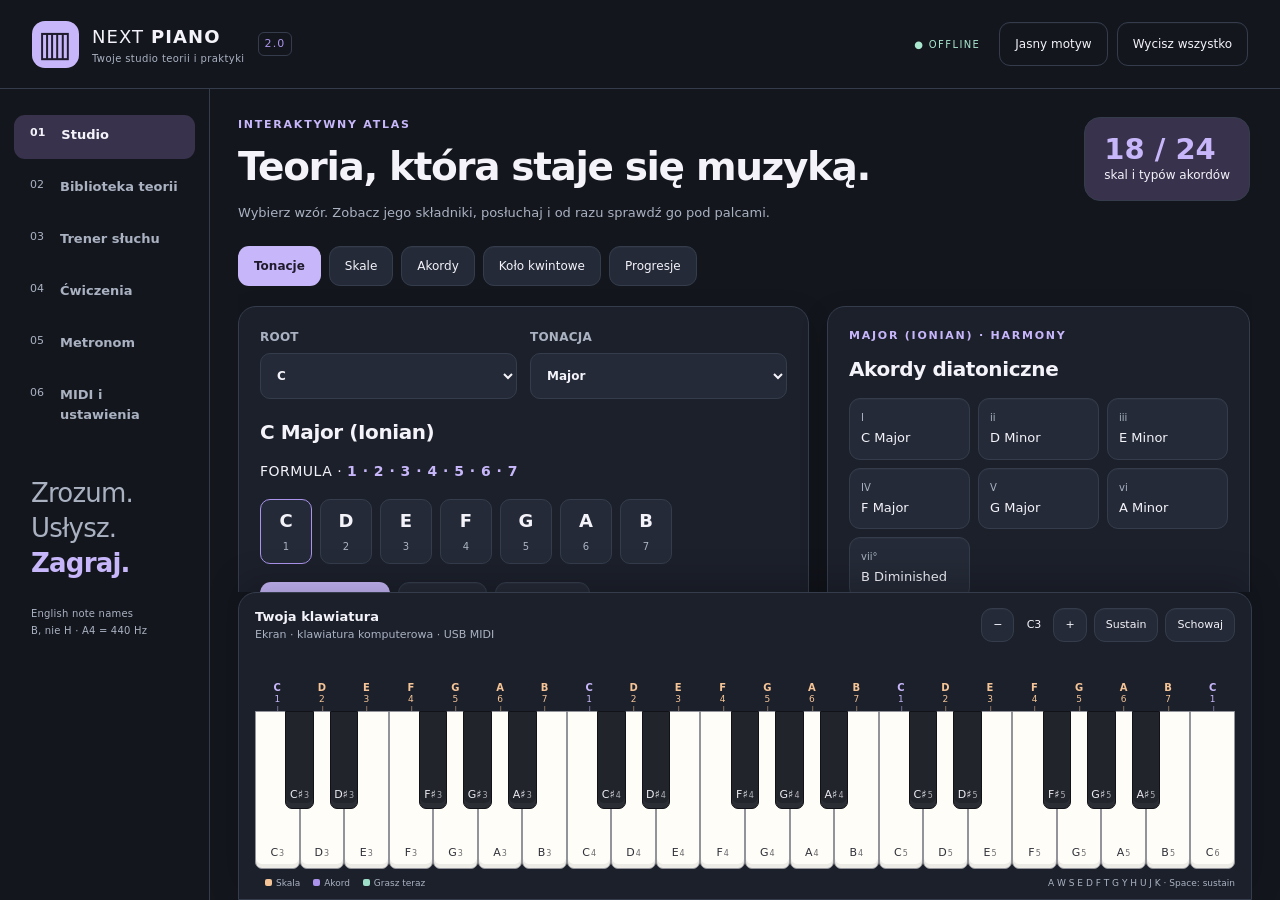
<file: app/src/main/assets/index.html>
<!doctype html>
<html lang="pl" data-theme="dark" data-palette="lavender">
<head>
<meta charset="utf-8"><meta name="viewport" content="width=device-width,initial-scale=1,viewport-fit=cover">
<meta http-equiv="Content-Security-Policy" content="default-src 'none'; script-src 'self'; style-src 'self' 'unsafe-inline'; img-src 'self' data:; media-src 'self' blob:; connect-src 'none'; font-src 'self'; base-uri 'none'; form-action 'none'">
<title>Next Piano 2.0</title><link rel="stylesheet" href="styles.css">
<script defer src="theory.js"></script><script defer src="lessons.js"></script><script defer src="audio.js"></script><script defer src="app.js"></script>
</head><body>
<header class="topbar"><div class="brand"><span class="brand-icon" aria-hidden="true">▥</span><div>NEXT <b>PIANO</b><small>Twoje studio teorii i praktyki</small></div><span class="version">2.0</span></div><div class="header-actions"><span class="offline">● OFFLINE</span><button id="themeToggle" class="subtle" aria-label="Zmień jasny lub ciemny motyw">Jasny motyw</button><button id="panic" class="subtle">Wycisz wszystko</button></div></header>
<div class="shell"><nav class="navigation" aria-label="Moduły aplikacji">
<button data-view="studio" class="active">01 <span>Studio</span></button><button data-view="theory">02 <span>Biblioteka teorii</span></button><button data-view="ear">03 <span>Trener słuchu</span></button><button data-view="practice">04 <span>Ćwiczenia</span></button><button data-view="metro">05 <span>Metronom</span></button><button data-view="midi">06 <span>MIDI i ustawienia</span></button>
<div class="nav-note">Zrozum.<br>Usłysz.<br><strong>Zagraj.</strong><p>English note names<br>B, nie H · A4 = 440 Hz</p></div></nav>
<div class="workspace"><main id="content" tabindex="-1"></main>
<section class="piano-dock" aria-label="Grywalna klawiatura">
<div class="piano-toolbar"><div><strong id="liveName">Twoja klawiatura</strong><span id="liveNotes" class="muted">Dotknij klawisza lub podłącz MIDI</span></div><div class="piano-tools"><button id="octaveDown" aria-label="Oktawę niżej">−</button><span id="octaveLabel">C4</span><button id="octaveUp" aria-label="Oktawę wyżej">+</button><button id="sustain" aria-pressed="false">Sustain</button><button id="toggleKeyboard" aria-expanded="true">Schowaj</button></div></div>
<div id="keyboardWrap"><div id="piano" class="piano"></div><div class="keyboard-caption"><span><i class="dot scale-dot"></i>Skala <i class="dot chord-dot"></i>Akord <i class="dot live-dot"></i>Grasz teraz</span><span>A W S E D F T G Y H U J K · Space: sustain</span></div></div>
</section></div></div>
<div id="toast" class="toast" role="status" aria-live="polite"></div>
<noscript>Włącz JavaScript lub uruchom aplikację Android.</noscript>
</body></html>
</file>
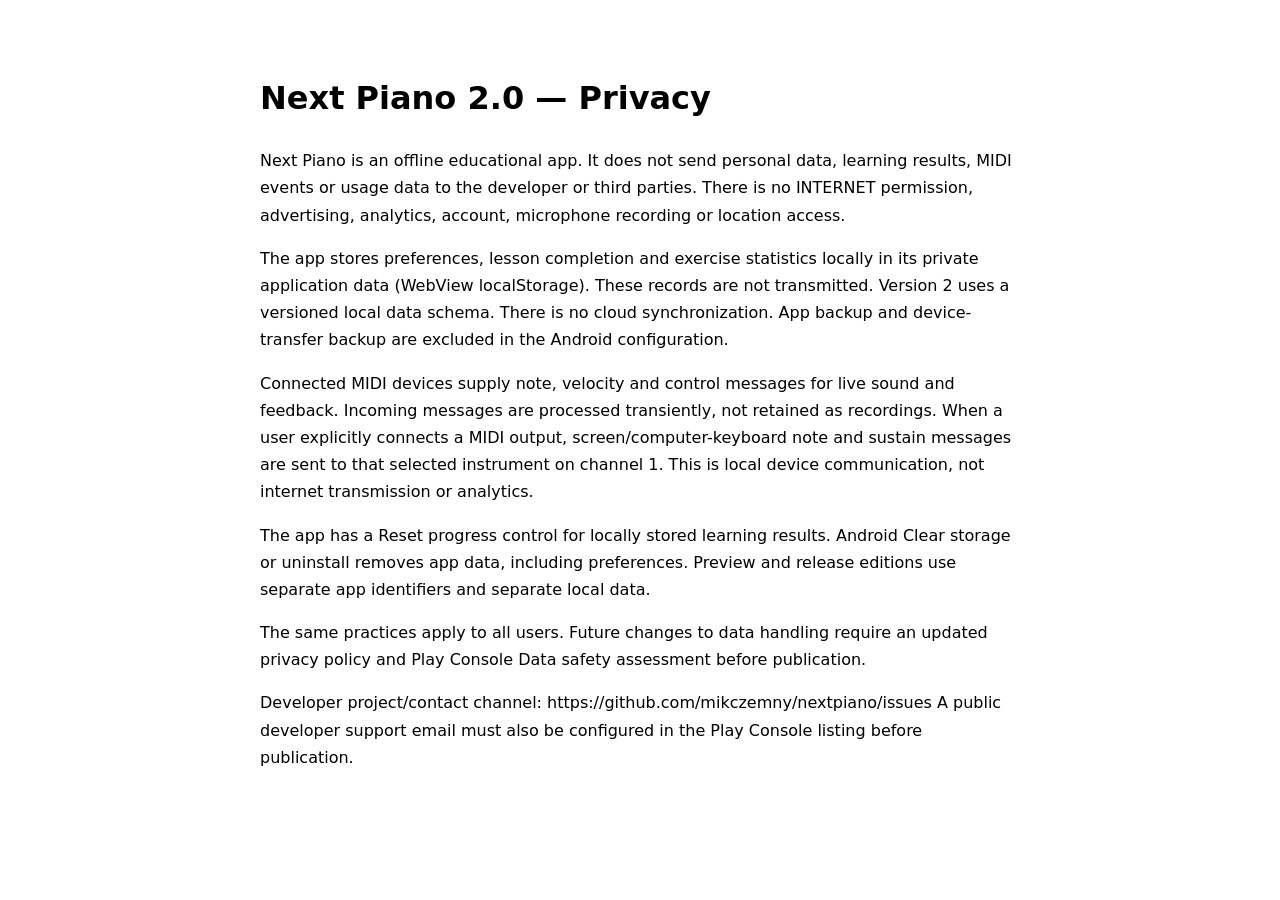
<file: docs/privacy-policy.html>
<!doctype html><html lang="en"><meta charset="utf-8"><meta name="viewport" content="width=device-width,initial-scale=1"><title>Next Piano Privacy</title><body style="max-width:760px;margin:30px auto;padding:20px;font:16px/1.7 system-ui"><h1>Next Piano 2.0 — Privacy</h1><p>Next Piano is an offline educational app. It does not send personal data, learning results, MIDI events or usage data to the developer or third parties. There is no INTERNET permission, advertising, analytics, account, microphone recording or location access.</p><p>The app stores preferences, lesson completion and exercise statistics locally in its private application data (WebView localStorage). These records are not transmitted. Version 2 uses a versioned local data schema. There is no cloud synchronization. App backup and device-transfer backup are excluded in the Android configuration.</p><p>Connected MIDI devices supply note, velocity and control messages for live sound and feedback. Incoming messages are processed transiently, not retained as recordings. When a user explicitly connects a MIDI output, screen/computer-keyboard note and sustain messages are sent to that selected instrument on channel 1. This is local device communication, not internet transmission or analytics.</p><p>The app has a Reset progress control for locally stored learning results. Android Clear storage or uninstall removes app data, including preferences. Preview and release editions use separate app identifiers and separate local data.</p><p>The same practices apply to all users. Future changes to data handling require an updated privacy policy and Play Console Data safety assessment before publication.</p><p>Developer project/contact channel: https://github.com/mikczemny/nextpiano/issues
A public developer support email must also be configured in the Play Console listing before publication.
</p></body></html>
</file>
<file: app/src/main/assets/styles.css>
:root{color-scheme:dark;--bg:#13161d;--panel:#1c202b;--raised:#242a37;--border:#353d4d;--text:#f4f3fa;--muted:#aab2c2;--accent:#c7b7fa;--accent2:#ab93eb;--accentbg:#39324c;--mint:#a9e7ce;--scale:#f4c497;--shadow:0 10px 28px #0003;--ink:#201b2c;--bad:#ffaea8}
html[data-theme=light]{color-scheme:light;--bg:#eef0f5;--panel:#fff;--raised:#f3f4f9;--border:#d9dce6;--text:#202331;--muted:#5d6679;--accentbg:#ece6fb;--shadow:0 8px 24px #2023310d;--bad:#b12825;--mint:#257861;--scale:#946026}
html[data-palette=mint]{--accent:#ade5d2;--accent2:#81cdb4;--accentbg:#243f3c;--ink:#142d23}html[data-theme=light][data-palette=mint]{--accentbg:#e0f3eb}
html[data-palette=peach]{--accent:#f3c4ad;--accent2:#eaa480;--accentbg:#453430;--ink:#3b231c}html[data-theme=light][data-palette=peach]{--accentbg:#faece2}
html[data-palette=sky]{--accent:#add9f3;--accent2:#82bde2;--accentbg:#273d4c;--ink:#193043}html[data-theme=light][data-palette=sky]{--accentbg:#e4f2fb}
*{box-sizing:border-box}body{margin:0;background:var(--bg);color:var(--text);font:15px/1.5 system-ui,-apple-system,"Segoe UI",sans-serif}button,select,input{font:inherit}button,select{cursor:pointer}button{min-height:44px;border:1px solid var(--border);border-radius:11px;padding:9px 15px;background:var(--raised);color:var(--text);transition:background .12s,transform .12s;box-shadow:inset 0 1px 0 #ffffff06}button:hover{border-color:var(--accent2)}button:active{transform:translateY(1px)}button:disabled{opacity:.55;cursor:default}button.primary,button.active{background:var(--accent);color:var(--ink);border-color:transparent;font-weight:700}button:focus-visible,input:focus-visible,select:focus-visible{outline:3px solid var(--accent2);outline-offset:3px}input,select{border:1px solid var(--border);border-radius:10px;background:var(--raised);color:var(--text);min-height:46px;padding:8px 12px;width:100%}input[type=range]{padding:0;accent-color:var(--accent2)}input[type=checkbox]{width:22px;min-height:22px;accent-color:var(--accent2)}label{font-size:12px;font-weight:600;letter-spacing:.02em;color:var(--muted);display:flex;flex-direction:column;gap:7px}h1,h2,h3,p{margin-top:0}h1{font-size:clamp(25px,3.5vw,39px);line-height:1.18;letter-spacing:-.035em;margin-bottom:12px}h2{font-size:20px;letter-spacing:-.02em;margin-bottom:14px}h3{font-size:16px}p{line-height:1.7}.muted,small{color:var(--muted)}.muted{font-size:13px}.eyebrow{font-size:11px;font-weight:800;letter-spacing:.16em;color:var(--accent2);margin:0 0 10px;text-transform:uppercase}.topbar{min-height:89px;padding:18px 32px;display:flex;justify-content:space-between;align-items:center;border-bottom:1px solid var(--border);gap:15px}.brand{display:flex;align-items:center;gap:13px;font-size:18px;letter-spacing:.06em;white-space:nowrap}.brand small{display:block;font-size:10px;letter-spacing:.04em;margin-top:1px}.brand-icon{background:var(--accent);color:var(--ink);font-size:36px;width:47px;height:47px;display:grid;place-items:center;border-radius:13px;line-height:1}.version{font-size:11px;border:1px solid var(--border);border-radius:6px;padding:3px 6px;color:var(--accent2)}.header-actions{display:flex;align-items:center;gap:9px}.offline{font-size:10px;letter-spacing:.14em;color:var(--mint);margin-right:10px}.subtle{background:transparent;font-size:12px}.shell{max-width:1560px;margin:auto;display:grid;grid-template-columns:210px minmax(0,1fr)}.navigation{padding:26px 14px;border-right:1px solid var(--border)}.navigation>button{display:flex;gap:16px;width:100%;text-align:left;margin-bottom:8px;background:transparent;box-shadow:none;border-color:transparent;font-size:11px;color:var(--muted)}.navigation>button span{font-size:13px;font-weight:650}.navigation>button.active{background:var(--accentbg);color:var(--text)}.nav-note{font-size:26px;line-height:1.35;letter-spacing:-.03em;color:var(--muted);padding:34px 17px}.nav-note strong{color:var(--accent2)}.nav-note p{font-size:10px;letter-spacing:.02em;margin-top:24px}.workspace{min-width:0;padding:28px 28px 0}main{min-height:430px;padding-bottom:24px;outline:none}.hero{display:flex;justify-content:space-between;gap:20px;align-items:flex-start;margin-bottom:22px}.hero p{max-width:620px;font-size:13px;color:var(--muted);margin:0}.hero-badge{background:var(--accentbg);color:var(--text);border:1px solid var(--border);padding:16px 19px;border-radius:16px;min-width:130px;font-size:12px}.hero-badge strong{display:block;font-size:29px;color:var(--accent2);line-height:1.1}.card{background:var(--panel);border:1px solid var(--border);border-radius:18px;padding:21px;box-shadow:var(--shadow);min-width:0}.card+.card{margin-top:15px}.two-col{display:grid;grid-template-columns:minmax(0,1.35fr) minmax(0,1fr);gap:18px}.two-col .card+.card{margin-top:0}.fields{display:grid;grid-template-columns:repeat(2,minmax(0,1fr));gap:13px;margin-bottom:18px}.fields.three{grid-template-columns:repeat(3,minmax(0,1fr))}.tabs,.actions,.pills,.answers{display:flex;flex-wrap:wrap;gap:8px}.tabs{margin-bottom:20px}.tabs button{font-size:12px;min-height:40px}.actions{margin-top:18px}.pills{margin:17px 0}.pill{background:var(--raised);border:1px solid var(--border);border-radius:10px;padding:7px 12px;min-width:52px;text-align:center}.pill b{display:block;font-size:18px}.pill small{font-size:10px}.pill.root{border-color:var(--accent2)}.formula{font-size:14px;letter-spacing:.035em}.formula strong{color:var(--accent2)}.hint{font-size:12px;color:var(--muted);line-height:1.7;background:var(--raised);border-radius:12px;padding:12px 14px;margin:15px 0 0}.chord-grid{display:grid;grid-template-columns:repeat(auto-fit,minmax(100px,1fr));gap:8px}.chord-grid button{font-size:13px;text-align:left;padding:11px}.chord-grid small{display:block;font-size:10px;margin-bottom:3px}.chord-grid button.active small{color:var(--ink)}.stats{display:flex;flex-wrap:wrap;gap:22px;margin:18px 0}.stat b{font-size:25px;display:block;letter-spacing:-.04em;color:var(--accent2)}.stat small{font-size:11px}.answers button{flex:1 1 125px;text-align:center;font-size:13px}.feedback{min-height:26px;margin:16px 0 0;font-size:13px;color:var(--mint)}.feedback.wrong{color:var(--bad)}.center{text-align:center}.ear-orb{width:94px;height:94px;border-radius:50%;background:var(--accentbg);border:1px solid var(--border);display:grid;place-items:center;margin:15px auto 20px;font-size:35px;color:var(--accent2)}.question{font-size:24px;letter-spacing:-.03em;margin:10px 0}.searchbar{display:grid;grid-template-columns:2fr 1fr;gap:12px;margin-bottom:17px}.lesson-layout{display:grid;grid-template-columns:245px minmax(0,1fr);gap:18px}.lesson-list{max-height:480px;overflow:auto;display:flex;flex-direction:column;gap:5px}.lesson-list button{text-align:left;min-height:50px;font-size:12px;background:var(--panel);flex-shrink:0}.lesson-list button.active{background:var(--accentbg);color:var(--text);border-color:var(--accent2)}.lesson-list small{display:block;font-size:10px}.lesson-body{font-size:15px;line-height:1.9}.lesson-body p{margin-bottom:18px}.quiz{border-top:1px solid var(--border);margin-top:20px;padding-top:18px}.circle{width:310px;height:310px;max-width:100%;position:relative;margin:8px auto}.circle button{position:absolute;width:50px;min-height:46px;transform:translate(-50%,-50%);padding:8px}.circle-center{position:absolute;top:50%;left:50%;transform:translate(-50%,-50%);text-align:center;color:var(--muted);font-size:12px}.circle-center b{font-size:23px;display:block;color:var(--accent2)}.beat-dots{display:flex;justify-content:center;gap:12px;flex-wrap:wrap;margin:25px 0}.beat{width:38px;height:38px;border-radius:50%;border:1px solid var(--border);display:grid;place-items:center;background:var(--raised)}.beat.current{background:var(--accent);color:var(--ink);box-shadow:0 0 0 6px var(--accentbg)}.bpm-number{font-size:72px;letter-spacing:-.06em;line-height:1.1;margin:12px 0}.bpm-number small{font-size:14px;letter-spacing:0}.bpm-controls{display:flex;align-items:center;gap:12px;max-width:380px;margin:auto}.bpm-controls input{max-width:110px;text-align:center;font-size:24px}.bpm-controls button{flex:1}.progressbar{height:6px;border-radius:6px;background:var(--raised);overflow:hidden;margin:14px 0}.progressbar div{height:100%;background:var(--accent2)}.check{display:flex;align-items:center;flex-direction:row;gap:10px;margin:15px 0;font-size:13px}.status-box{padding:14px;background:var(--raised);border-radius:12px;font-size:13px;overflow-wrap:anywhere}.piano-dock{position:sticky;bottom:0;background:var(--panel);border:1px solid var(--border);border-radius:18px 18px 0 0;padding:14px 16px 9px;box-shadow:0 -12px 32px #0003;z-index:20}.piano-toolbar{display:flex;justify-content:space-between;align-items:center;gap:12px;margin-bottom:9px}.piano-toolbar strong{display:block;font-size:13px}.piano-toolbar .muted{font-size:11px;display:block;min-height:17px}.piano-tools{display:flex;align-items:center;gap:7px;flex-shrink:0}.piano-tools button{min-height:34px;padding:5px 11px;font-size:11px}.piano-tools span{font-size:11px;min-width:25px;text-align:center}.piano{position:relative;height:221px;touch-action:none;user-select:none;-webkit-user-select:none}.pkey{position:absolute;top:58px;border-radius:0 0 7px 7px;padding:0;border:1px solid #93949b;box-shadow:inset 0 -4px 0 #00000012;display:flex;align-items:flex-end;justify-content:center;touch-action:none;font-size:11px;line-height:1;min-height:0}.pkey.white{height:158px;background:#fffdf7;color:#30313a;z-index:1;padding-bottom:10px}.pkey.black{height:98px;background:#22242c;color:#eaeaf0;z-index:3;padding-bottom:8px;border-color:#101218;box-shadow:inset 0 -5px 0 #ffffff0a}.pkey.selected{background:var(--accent2);color:#211b31}.pkey.pressed{background:#9cdec7!important;color:#102b23!important;box-shadow:inset 0 -2px 0 #0002;transform:none}.pkey small{font-size:8px;color:inherit;opacity:.7;margin-left:1px}.marker{position:absolute;transform:translateX(-50%);text-align:center;font-size:10px;line-height:1.15;pointer-events:none;top:29px;color:var(--scale);max-width:42px;white-space:nowrap}.marker.black-mark{top:0}.marker b{font-size:10px;display:block;font-weight:750}.marker small{font-size:9px;color:inherit}.marker.root{color:var(--accent2)}.marker:after{content:'';position:absolute;width:1px;height:9px;background:currentColor;left:50%;top:24px;opacity:.5}.marker.black-mark:after{height:35px}.keyboard-caption{font-size:9px;color:var(--muted);display:flex;justify-content:space-between;gap:10px;padding-top:3px}.dot{display:inline-block;width:7px;height:7px;border-radius:2px;margin:0 4px 0 10px}.scale-dot{background:var(--scale)}.chord-dot{background:var(--accent2)}.live-dot{background:#9cdec7}.toast{position:fixed;bottom:20px;left:50%;transform:translateX(-50%);max-width:90%;background:var(--text);color:var(--bg);box-shadow:var(--shadow);padding:12px 20px;border-radius:12px;font-size:13px;z-index:40;display:none}.toast.show{display:block}.hide{display:none!important}.empty{padding:20px;font-size:13px;color:var(--muted)}.danger{color:var(--bad)}.source-note{font-size:11px;overflow-wrap:anywhere;color:var(--muted)}.table{width:100%;border-collapse:collapse;font-size:12px}.table td{padding:9px;border-bottom:1px solid var(--border)}
@media(min-width:1400px){.workspace{padding:32px 40px 0}.shell{grid-template-columns:225px minmax(0,1fr)}}
@media(max-width:1100px){.shell{grid-template-columns:170px minmax(0,1fr)}.navigation{padding:20px 8px}.navigation>button{gap:10px;padding:10px}.navigation>button span{font-size:12px}.workspace{padding:22px 18px 0}.two-col{grid-template-columns:1fr}.lesson-layout{grid-template-columns:205px minmax(0,1fr)}}
@media(max-width:800px){.topbar{padding:13px 17px;min-height:76px}.brand{font-size:15px}.brand-icon{width:38px;height:38px;font-size:29px}.brand small{font-size:9px}.offline{display:none}.header-actions{gap:5px}.header-actions button{padding:7px;font-size:10px;min-height:37px}.shell{display:block}.navigation{display:flex;gap:4px;overflow-x:auto;padding:9px 13px;border-right:0;border-bottom:1px solid var(--border)}.navigation>button{white-space:nowrap;margin:0;width:auto;gap:7px;min-height:40px}.navigation>button span{font-size:11px}.nav-note{display:none}.workspace{padding:19px 16px 0}.hero{margin-bottom:16px}.hero-badge{display:none}.card{padding:17px}.lesson-layout{grid-template-columns:1fr}.lesson-list{max-height:150px}.piano-dock{margin:0 -7px;padding:11px 11px 6px}.keyboard-caption span:last-child{display:none}}
@media(max-width:520px){body{font-size:14px}.topbar{padding:11px 12px;gap:7px}.brand{gap:7px}.brand small{display:none}.version{font-size:9px;padding:2px 4px}.header-actions button{font-size:9px;max-width:80px}.workspace{padding:17px 13px 0}.fields.three{grid-template-columns:1fr 1fr}.fields.three label:last-child{grid-column:1/-1}.piano-toolbar{flex-wrap:wrap;gap:5px}.piano-toolbar>div:first-child{display:flex;justify-content:space-between;align-items:center;width:100%;gap:8px}.piano-toolbar strong{font-size:11px}.piano-toolbar .muted{font-size:10px;white-space:nowrap;max-width:68%;overflow:hidden;text-overflow:ellipsis}.piano-tools{width:100%;justify-content:flex-end}.piano-tools button{min-height:30px;padding:4px 11px}.piano{height:186px}.pkey{top:53px}.pkey.white{height:127px}.pkey.black{height:79px}.marker{top:26px}.marker:after{top:22px;height:5px}.marker.black-mark:after{height:30px}.piano-dock{padding-top:7px}.circle{width:280px;height:280px}.fields{gap:9px}.tabs{gap:5px}.tabs button{padding:7px 10px}.searchbar{grid-template-columns:1fr}.question{font-size:21px}.lesson-body{font-size:14px}.stat b{font-size:23px}.actions button{flex:1 1 auto}.table td{padding:7px}.keyboard-caption{font-size:8px}}
@media(max-height:520px){.piano{height:152px}.pkey.white{height:92px}.pkey.black{height:61px}.piano-dock{position:relative}.piano-toolbar{margin-bottom:4px}}
@media(prefers-reduced-motion:reduce){*{transition:none!important;scroll-behavior:auto!important}}

/* Separate scrollable workspace and dock: no controls hidden beneath the keyboard. */
body{display:flex;flex-direction:column;height:100vh;height:100dvh;overflow:hidden}
.topbar{flex-shrink:0}.shell{flex:1;min-height:0;width:100%}.navigation{overflow-y:auto}
.workspace{display:flex;flex-direction:column;min-height:0;overflow:hidden}
main{flex:1;min-height:0;overflow-y:auto;overscroll-behavior:contain;padding-right:2px}
.piano-dock{position:relative;bottom:auto;flex-shrink:0}
:root{--accent-text:#c7b7fa}html[data-theme=light]{--accent-text:#6745a7}
html[data-palette=mint]{--accent-text:#ade5d2}html[data-theme=light][data-palette=mint]{--accent-text:#21664e}
html[data-palette=peach]{--accent-text:#f3c4ad}html[data-theme=light][data-palette=peach]{--accent-text:#985024}
html[data-palette=sky]{--accent-text:#add9f3}html[data-theme=light][data-palette=sky]{--accent-text:#235f86}
.eyebrow,.hero-badge strong,.stat b,.formula strong,.marker.root,.circle-center b,.nav-note strong{color:var(--accent-text)}
@media(max-width:800px){.shell{display:flex;flex-direction:column}.navigation{flex-shrink:0;overflow-y:hidden}.workspace{flex:1}}
</file>
